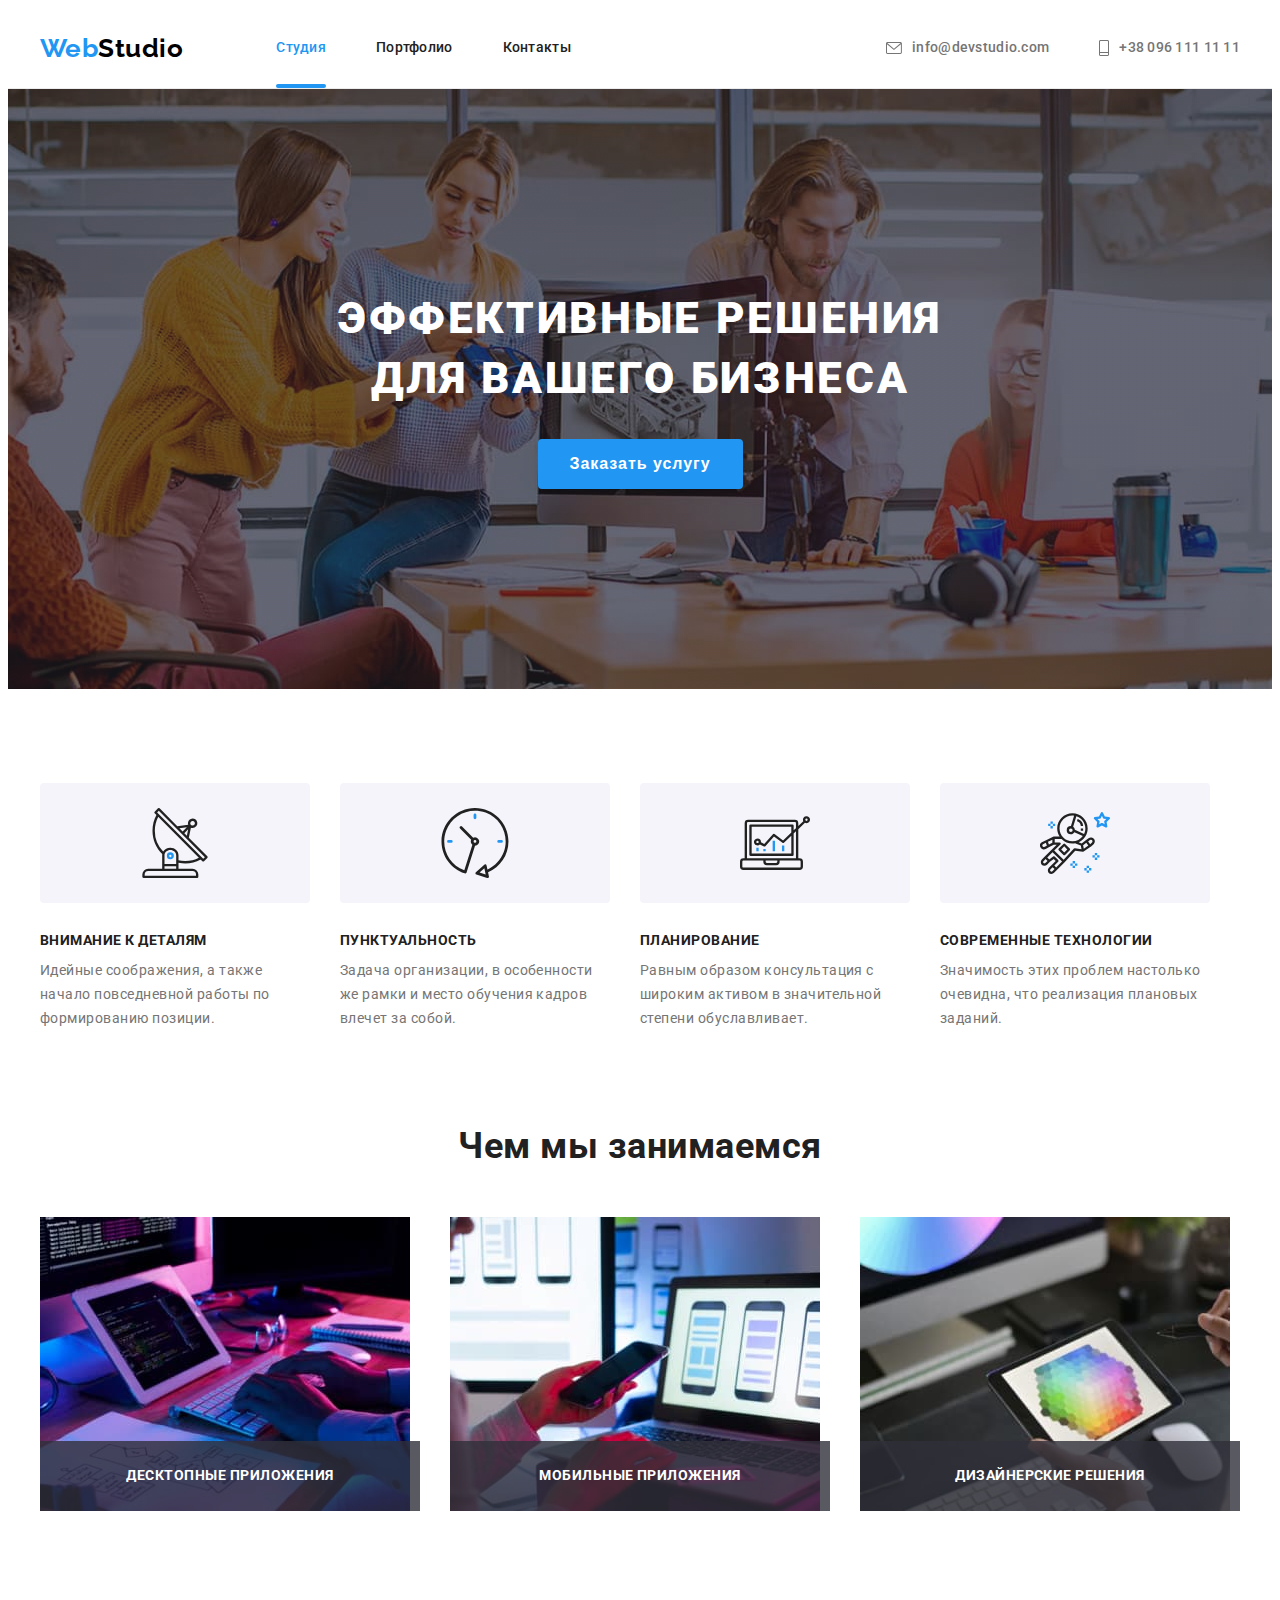
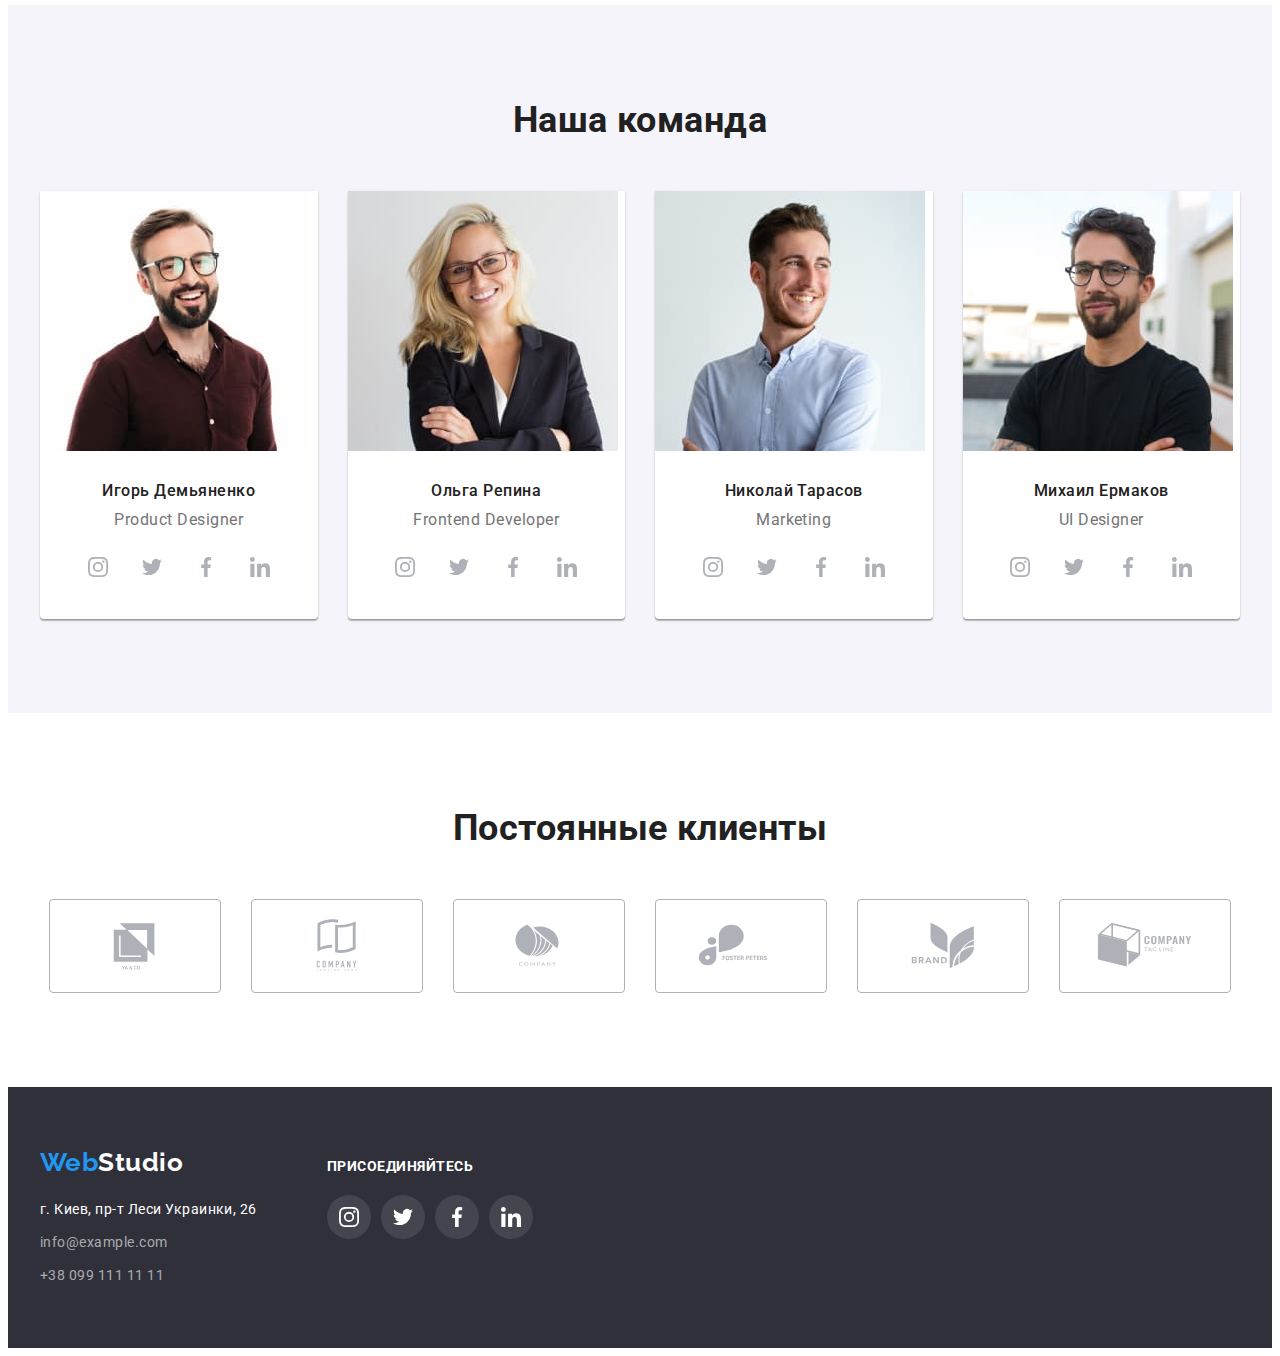
<file: index.html>
<!DOCTYPE html>
<html lang="ru">
  <head>
    <meta charset="UTF-8" />
    <meta http-equiv="X-UA-Compatible" content="IE=edge" />
    <meta name="viewport" content="width=device-width, initial-scale=1.0" />
    <title>Веб-студия</title>
    <link rel="preconnect" href="https://fonts.gstatic.com" />
    <link
      href="https://fonts.googleapis.com/css2?family=Raleway:wght@700&family=Roboto:wght@400;500;700;900&display=swap"
      rel="stylesheet"
    />
    <link
      rel="stylesheet"
      href="https://cdnjs.cloudflare.com/ajax/libs/modern-normalize/1.0.0/modern-normalize.min.css"
      integrity="sha512-ISS7cAi1PEhQ8jnbJpJZMd29NlhNj4AWYyLOSp2CE/CsHxTCu+r+t0D2yoJudVrd0/8fTVPUVDzY5Tvli75u/g=="
      crossorigin="anonymous"
    />
    <link rel="stylesheet" href="./css/styles.css" />
  </head>
  <body>
    <!-- HEADER -->
    <header class="header">
      <div class="container header-container">
        <nav class="navigation">
          <a class="logo-link header-logo link" lang="en" href="./index.html"
            >Web<span class="header-logo-decor">Studio</span></a
          >
          <ul class="menu list">
            <li class="menu-item">
              <a class="menu-link link current-page-item" href="./index.html">Студия</a>
            </li>
            <li class="menu-item">
              <a class="menu-link link" href="./portfolio.html">Портфолио</a>
            </li>
            <li class="menu-item">
              <a class="menu-link link" href="">Контакты</a>
            </li>
          </ul>
        </nav>
        <ul class="contacts-list list">
          <li class="contacts-item">
            <a class="contacts-link link" href="mailto:info@devstudio.com">
              <svg class="contacts-icon" width="16" height="12">
                <use href="./images/icons.svg#icon-envelope"></use>
              </svg>
              info@devstudio.com</a
            >
          </li>
          <li class="contacts-item">
            <a class="contacts-link link" href="tel:+380961111111">
              <svg class="contacts-icon" width="10" height="16">
                <use href="./images/icons.svg#icon-phone"></use>
              </svg>
              +38 096 111 11 11</a
            >
          </li>
        </ul>
      </div>
    </header>
    <main>
      <!-- HERO -->
      <section class="hero">
        <div class="container">
          <h1 class="hero-title">Эффективные решения для вашего бизнеса</h1>
          <button class="modal-btn" type="button" data-modal-open>Заказать услугу</button>
        </div>
      </section>
      <!-- ADVANTAGES -->
      <section class="advantages section">
        <div class="container">
          <h2 class="title visually-hidden">Преимущества студии</h2>
          <ul class="advantages-list list">
            <li class="advantages-list-item">
              <div class="advantages-icon-container">
                <svg width="70" height="70">
                  <use href="./images/icons.svg#icon-antenna"></use>
                </svg>
              </div>
              <h3 class="advantages-list-item-title">Внимание к деталям</h3>
              <p class="advantages-list-item-description">
                Идейные соображения, а также начало повседневной работы по формированию позиции.
              </p>
            </li>
            <li class="advantages-list-item">
              <div class="advantages-icon-container">
                <svg width="70" height="70">
                  <use href="./images/icons.svg#icon-clock"></use>
                </svg>
              </div>
              <h3 class="advantages-list-item-title">Пунктуальность</h3>
              <p class="advantages-list-item-description">
                Задача организации, в особенности же рамки и место обучения кадров влечет за собой.
              </p>
            </li>
            <li class="advantages-list-item">
              <div class="advantages-icon-container">
                <svg width="70" height="70">
                  <use href="./images/icons.svg#icon-diagram"></use>
                </svg>
              </div>
              <h3 class="advantages-list-item-title">Планирование</h3>
              <p class="advantages-list-item-description">
                Равным образом консультация с широким активом в значительной степени обуславливает.
              </p>
            </li>
            <li class="advantages-list-item">
              <div class="advantages-icon-container">
                <svg width="70" height="70">
                  <use href="./images/icons.svg#icon-astronaut"></use>
                </svg>
              </div>
              <h3 class="advantages-list-item-title">Современные технологии</h3>
              <p class="advantages-list-item-description">
                Значимость этих проблем настолько очевидна, что реализация плановых заданий.
              </p>
            </li>
          </ul>
        </div>
      </section>
      <!-- SERVICES -->
      <section class="services">
        <div class="container">
          <h2 class="title">Чем мы занимаемся</h2>
          <ul class="services-img-list list">
            <li class="services-img-list-item">
              <img
                class="services-img-list-img"
                src="./images/services/service-1.jpg"
                alt="Человек набирает программу на компьютере"
                width="370"
                height="294"
              />
              <p class="services-img-list-label">Десктопные приложения</p>
            </li>
            <li class="services-img-list-item">
              <img
                class="services-img-list-img"
                src="./images/services/service-2.jpg"
                alt="Человек смотрит на смартфон и экран ноутбука"
                width="370"
                height="294"
              />
              <p class="services-img-list-label">Мобильные приложения</p>
            </li>
            <li class="services-img-list-item">
              <img
                class="services-img-list-img"
                src="./images/services/service-3.jpg"
                alt="Человек выбирает цвет из палитры на планшете"
                width="370"
                height="294"
              />
              <p class="services-img-list-label">Дизайнерские решения</p>
            </li>
          </ul>
        </div>
      </section>
      <!-- TEAM -->
      <section class="team section">
        <div class="container">
          <h2 class="title">Наша команда</h2>
          <ul class="team-list list">
            <li class="team-list-item">
              <div class="team-list-item-container">
                <div class="team-list-item-thumb">
                  <img
                    class="team-list-item-img"
                    src="./images/team/igor.jpg"
                    alt="Игорь Демьяненко"
                    width="270"
                    height="260"
                  />
                </div>
                <div class="team-list-item-content">
                  <h3 class="team-list-item-title">Игорь Демьяненко</h3>
                  <p class="team-list-item-description" lang="en">Product Designer</p>
                  <ul class="social-list list">
                    <li class="social-list-item">
                      <a class="social-list-link social-links-light-theme link" href="">
                        <svg class="social-list-icon" width="20" height="20">
                          <use href="./images/icons.svg#icon-instagram"></use>
                        </svg>
                      </a>
                    </li>
                    <li class="social-list-item">
                      <a class="social-list-link social-links-light-theme link" href="">
                        <svg class="social-list-icon" width="20" height="20">
                          <use href="./images/icons.svg#icon-twitter"></use>
                        </svg>
                      </a>
                    </li>
                    <li class="social-list-item">
                      <a class="social-list-link social-links-light-theme link" href="">
                        <svg class="social-list-icon" width="20" height="20">
                          <use href="./images/icons.svg#icon-facebook"></use>
                        </svg>
                      </a>
                    </li>
                    <li class="social-list-item">
                      <a class="social-list-link social-links-light-theme link" href="">
                        <svg class="social-list-icon" width="20" height="20">
                          <use href="./images/icons.svg#icon-linkedin"></use>
                        </svg>
                      </a>
                    </li>
                  </ul>
                </div>
              </div>
            </li>
            <li class="team-list-item">
              <div class="team-list-item-container">
                <div class="team-list-item-thumb">
                  <img
                    class="team-list-item-img"
                    src="./images/team/olga.jpg"
                    alt="Ольга Репина"
                    width="270"
                    height="260"
                  />
                </div>
                <div class="team-list-item-content">
                  <h3 class="team-list-item-title">Ольга Репина</h3>
                  <p class="team-list-item-description" lang="en">Frontend Developer</p>
                  <ul class="social-list list">
                    <li class="social-list-item">
                      <a class="social-list-link social-links-light-theme link" href="">
                        <svg class="social-list-icon" width="20" height="20">
                          <use href="./images/icons.svg#icon-instagram"></use>
                        </svg>
                      </a>
                    </li>
                    <li class="social-list-item">
                      <a class="social-list-link social-links-light-theme link" href="">
                        <svg class="social-list-icon" width="20" height="20">
                          <use href="./images/icons.svg#icon-twitter"></use>
                        </svg>
                      </a>
                    </li>
                    <li class="social-list-item">
                      <a class="social-list-link social-links-light-theme link" href="">
                        <svg class="social-list-icon" width="20" height="20">
                          <use href="./images/icons.svg#icon-facebook"></use>
                        </svg>
                      </a>
                    </li>
                    <li class="social-list-item">
                      <a class="social-list-link social-links-light-theme link" href="">
                        <svg class="social-list-icon" width="20" height="20">
                          <use href="./images/icons.svg#icon-linkedin"></use>
                        </svg>
                      </a>
                    </li>
                  </ul>
                </div>
              </div>
            </li>
            <li class="team-list-item">
              <div class="team-list-item-container">
                <div class="team-list-item-thumb">
                  <img
                    class="team-list-item-img"
                    src="./images/team/nikolai.jpg"
                    alt="Николай Тарасов"
                    width="270"
                    height="260"
                  />
                </div>
                <div class="team-list-item-content">
                  <h3 class="team-list-item-title">Николай Тарасов</h3>
                  <p class="team-list-item-description" lang="en">Marketing</p>
                  <ul class="social-list list">
                    <li class="social-list-item">
                      <a class="social-list-link social-links-light-theme link" href="">
                        <svg class="social-list-icon" width="20" height="20">
                          <use href="./images/icons.svg#icon-instagram"></use>
                        </svg>
                      </a>
                    </li>
                    <li class="social-list-item">
                      <a class="social-list-link social-links-light-theme link" href="">
                        <svg class="social-list-icon" width="20" height="20">
                          <use href="./images/icons.svg#icon-twitter"></use>
                        </svg>
                      </a>
                    </li>
                    <li class="social-list-item">
                      <a class="social-list-link social-links-light-theme link" href="">
                        <svg class="social-list-icon" width="20" height="20">
                          <use href="./images/icons.svg#icon-facebook"></use>
                        </svg>
                      </a>
                    </li>
                    <li class="social-list-item">
                      <a class="social-list-link social-links-light-theme link" href="">
                        <svg class="social-list-icon" width="20" height="20">
                          <use href="./images/icons.svg#icon-linkedin"></use>
                        </svg>
                      </a>
                    </li>
                  </ul>
                </div>
              </div>
            </li>
            <li class="team-list-item">
              <div class="team-list-item-container">
                <div class="team-list-item-thumb">
                  <img
                    class="team-list-item-img"
                    src="./images/team/mikhail.jpg"
                    alt="Михаил Ермаков"
                    width="270"
                    height="260"
                  />
                </div>
                <div class="team-list-item-content">
                  <h3 class="team-list-item-title">Михаил Ермаков</h3>
                  <p class="team-list-item-description" lang="en">UI Designer</p>
                  <ul class="social-list list">
                    <li class="social-list-item">
                      <a class="social-list-link social-links-light-theme link" href="">
                        <svg class="social-list-icon" width="20" height="20">
                          <use href="./images/icons.svg#icon-instagram"></use>
                        </svg>
                      </a>
                    </li>
                    <li class="social-list-item">
                      <a class="social-list-link social-links-light-theme link" href="">
                        <svg class="social-list-icon" width="20" height="20">
                          <use href="./images/icons.svg#icon-twitter"></use>
                        </svg>
                      </a>
                    </li>
                    <li class="social-list-item">
                      <a class="social-list-link social-links-light-theme link" href="">
                        <svg class="social-list-icon" width="20" height="20">
                          <use href="./images/icons.svg#icon-facebook"></use>
                        </svg>
                      </a>
                    </li>
                    <li class="social-list-item">
                      <a class="social-list-link social-links-light-theme link" href="">
                        <svg class="social-list-icon" width="20" height="20">
                          <use href="./images/icons.svg#icon-linkedin"></use>
                        </svg>
                      </a>
                    </li>
                  </ul>
                </div>
              </div>
            </li>
          </ul>
        </div>
      </section>
      <!-- CLIENTS -->
      <section class="clients section">
        <div class="container">
          <h2 class="title">Постоянные клиенты</h2>
          <ul class="clients-list list">
            <li class="clients-list-item">
              <a href="" class="clients-list-link link">
                <svg class="clients-list-icon" width="106" height="60">
                  <use href="./images/icons.svg#icon-logo1"></use>
                </svg>
              </a>
            </li>
            <li class="clients-list-item">
              <a href="" class="clients-list-link link">
                <svg class="clients-list-icon" width="106" height="60">
                  <use href="./images/icons.svg#icon-logo2"></use>
                </svg>
              </a>
            </li>
            <li class="clients-list-item">
              <a href="" class="clients-list-link link">
                <svg class="clients-list-icon" width="106" height="60">
                  <use href="./images/icons.svg#icon-logo3"></use>
                </svg>
              </a>
            </li>
            <li class="clients-list-item">
              <a href="" class="clients-list-link link">
                <svg class="clients-list-icon" width="106" height="60">
                  <use href="./images/icons.svg#icon-logo4"></use>
                </svg>
              </a>
            </li>
            <li class="clients-list-item">
              <a href="" class="clients-list-link link">
                <svg class="clients-list-icon" width="106" height="60">
                  <use href="./images/icons.svg#icon-logo5"></use>
                </svg>
              </a>
            </li>
            <li class="clients-list-item">
              <a href="" class="clients-list-link link">
                <svg class="clients-list-icon" width="106" height="60">
                  <use href="./images/icons.svg#icon-logo6"></use>
                </svg>
              </a>
            </li>
          </ul>
        </div>
      </section>
    </main>
    <!-- FOOTER -->
    <footer class="footer">
      <div class="container">
        <div class="footer-container">
          <div class="address-container">
            <a class="logo-link footer-logo link" lang="en" href="./index.html"
              >Web<span class="footer-logo-decor">Studio</span></a
            >
            <address class="address">
              <ul class="address-contacts-list list">
                <li class="address-contacts-list-item">
                  <a
                    class="address-postal-link link"
                    href="https://goo.gl/maps/wizfUWT5925E2VPB9"
                    target="_blank"
                    rel="noopener noreferrer"
                    >г. Киев, пр-т Леси Украинки, 26</a
                  >
                </li>
                <li class="address-contacts-list-item">
                  <a class="address-mail-link link" href="mailto:info@example.com"
                    >info@example.com</a
                  >
                </li>
                <li class="address-contacts-list-item">
                  <a class="address-tel-link link" href="tel:+380991111111">+38 099 111 11 11</a>
                </li>
              </ul>
            </address>
          </div>
          <div class="social-links-container">
            <p class="social-links-caption">Присоединяйтесь</p>
            <ul class="social-list list">
              <li class="social-list-item">
                <a class="social-list-link social-links-dark-theme link" href="">
                  <svg class="social-list-icon" width="20" height="20">
                    <use href="./images/icons.svg#icon-instagram"></use>
                  </svg>
                </a>
              </li>
              <li class="social-list-item">
                <a class="social-list-link social-links-dark-theme link" href="">
                  <svg class="social-list-icon" width="20" height="20">
                    <use href="./images/icons.svg#icon-twitter"></use>
                  </svg>
                </a>
              </li>
              <li class="social-list-item">
                <a class="social-list-link social-links-dark-theme link" href="">
                  <svg class="social-list-icon" width="20" height="20">
                    <use href="./images/icons.svg#icon-facebook"></use>
                  </svg>
                </a>
              </li>
              <li class="social-list-item">
                <a class="social-list-link social-links-dark-theme link" href="">
                  <svg class="social-list-icon" width="20" height="20">
                    <use href="./images/icons.svg#icon-linkedin"></use>
                  </svg>
                </a>
              </li>
            </ul>
          </div>
        </div>
      </div>
    </footer>
    <!-- MODAL WINDOW -->
    <div class="backdrop is-hidden" data-modal>
      <div class="modal">
        <button type="button" class="modal-close-btn" data-modal-close>
          <svg class="modal-close-icon" width="30" height="30">
            <use href="./images/icons.svg#icon-close"></use>
          </svg>
        </button>
      </div>
    </div>
    <script src="./js/modal.js"></script>
  </body>
</html>
</file>
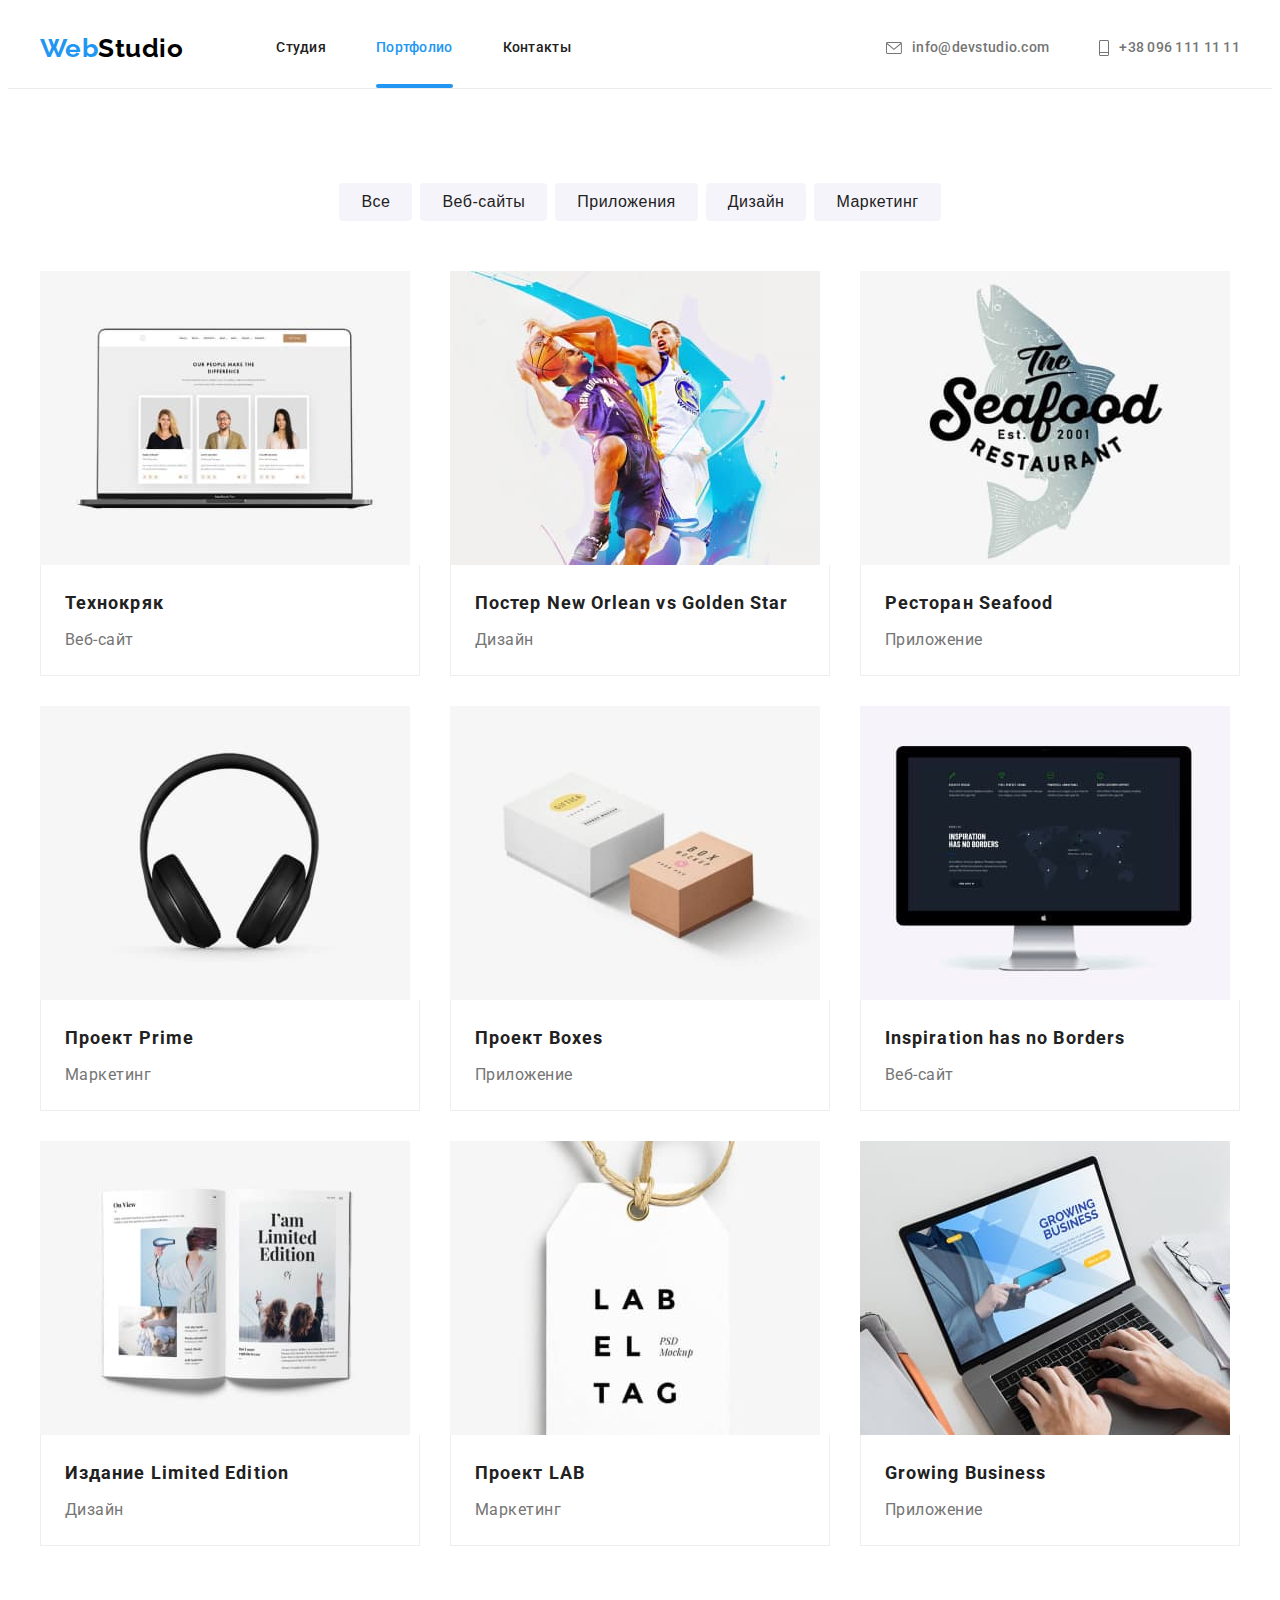
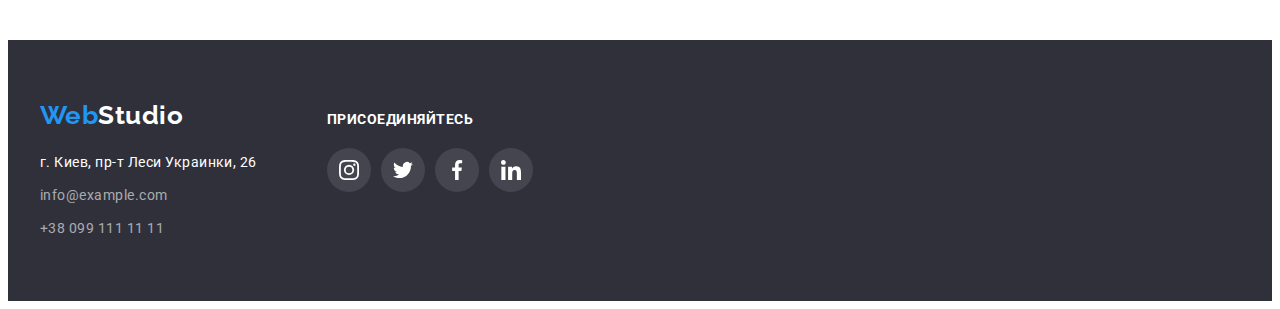
<file: portfolio.html>
<!DOCTYPE html>
<html lang="ru">
  <head>
    <meta charset="UTF-8" />
    <meta http-equiv="X-UA-Compatible" content="IE=edge" />
    <meta name="viewport" content="width=device-width, initial-scale=1.0" />
    <title>Портфолио | Веб-студия</title>
    <link rel="preconnect" href="https://fonts.gstatic.com" />
    <link
      href="https://fonts.googleapis.com/css2?family=Raleway:wght@700&family=Roboto:wght@400;500;700;900&display=swap"
      rel="stylesheet"
    />
    <link
      rel="stylesheet"
      href="https://cdnjs.cloudflare.com/ajax/libs/modern-normalize/1.0.0/modern-normalize.min.css"
      integrity="sha512-ISS7cAi1PEhQ8jnbJpJZMd29NlhNj4AWYyLOSp2CE/CsHxTCu+r+t0D2yoJudVrd0/8fTVPUVDzY5Tvli75u/g=="
      crossorigin="anonymous"
    />
    <link rel="stylesheet" href="./css/styles.css" />
  </head>
  <body>
    <!-- HEADER -->
    <header class="header">
      <div class="container header-container">
        <nav class="navigation">
          <a class="logo-link header-logo link" lang="en" href="./index.html"
            >Web<span class="header-logo-decor">Studio</span></a
          >
          <ul class="menu list">
            <li class="menu-item">
              <a class="menu-link link" href="./index.html">Студия</a>
            </li>
            <li class="menu-item">
              <a class="menu-link link current-page-item" href="./portfolio.html">Портфолио</a>
            </li>
            <li class="menu-item">
              <a class="menu-link link" href="">Контакты</a>
            </li>
          </ul>
        </nav>
        <ul class="contacts-list list">
          <li class="contacts-item">
            <a class="contacts-link link" href="mailto:info@devstudio.com">
              <svg class="contacts-icon" width="16" height="12">
                <use href="./images/icons.svg#icon-envelope"></use>
              </svg>
              info@devstudio.com</a
            >
          </li>
          <li class="contacts-item">
            <a class="contacts-link link" href="tel:+380961111111">
              <svg class="contacts-icon" width="10" height="16">
                <use href="./images/icons.svg#icon-phone"></use>
              </svg>
              +38 096 111 11 11</a
            >
          </li>
        </ul>
      </div>
    </header>
    <main>
      <!-- WORKS -->
      <section class="works section">
        <div class="container">
          <h1 class="title visually-hidden">Наши работы</h1>
          <ul class="works-filter-btn-list list">
            <li class="works-filter-btn-list-item">
              <button class="works-filter-btn" type="button">Все</button>
            </li>
            <li class="works-filter-btn-list-item">
              <button class="works-filter-btn" type="button">Веб-сайты</button>
            </li>
            <li class="works-filter-btn-list-item">
              <button class="works-filter-btn" type="button">Приложения</button>
            </li>
            <li class="works-filter-btn-list-item">
              <button class="works-filter-btn" type="button">Дизайн</button>
            </li>
            <li class="works-filter-btn-list-item">
              <button class="works-filter-btn" type="button">Маркетинг</button>
            </li>
          </ul>
          <ul class="works-list list">
            <li class="works-list-item">
              <a class="works-list-link link" href="">
                <div class="works-list-item-thumb">
                  <img
                    class="works-list-link-img"
                    src="./images/portfolio/project-1.jpg"
                    alt="Веб-сайт на мониторе ноутбука"
                    width="370"
                    height="294"
                  />
                  <p class="works-list-overlay">
                    Технокряк это современная площадка распространения коронавируса. Компании
                    используют эту платформу для цифрового шпионажа и атак на защищённые сервера
                    конкурентов.
                  </p>
                </div>
                <div class="works-list-item-content">
                  <h2 class="works-list-link-title">Технокряк</h2>
                  <p class="works-list-link-description">Веб-сайт</p>
                </div>
              </a>
            </li>
            <li class="works-list-item">
              <a class="works-list-link link" href="">
                <div class="works-list-item-thumb">
                  <img
                    class="works-list-link-img"
                    src="./images/portfolio/project-2.jpg"
                    alt="Два баскетболиста с мячом"
                    width="370"
                    height="294"
                  />
                  <p class="works-list-overlay">
                    Технокряк это современная площадка распространения коронавируса. Компании
                    используют эту платформу для цифрового шпионажа и атак на защищённые сервера
                    конкурентов.
                  </p>
                </div>
                <div class="works-list-item-content">
                  <h2 class="works-list-link-title">
                    Постер <span lang="en">New Orlean vs Golden Star</span>
                  </h2>
                  <p class="works-list-link-description">Дизайн</p>
                </div>
              </a>
            </li>
            <li class="works-list-item">
              <a class="works-list-link link" href="">
                <div class="works-list-item-thumb">
                  <img
                    class="works-list-link-img"
                    src="./images/portfolio/project-3.jpg"
                    alt="Логотип ресторана"
                    width="370"
                    height="294"
                  />
                  <p class="works-list-overlay">
                    Технокряк это современная площадка распространения коронавируса. Компании
                    используют эту платформу для цифрового шпионажа и атак на защищённые сервера
                    конкурентов.
                  </p>
                </div>
                <div class="works-list-item-content">
                  <h2 class="works-list-link-title">Ресторан <span lang="en">Seafood</span></h2>
                  <p class="works-list-link-description">Приложение</p>
                </div>
              </a>
            </li>
            <li class="works-list-item">
              <a class="works-list-link link" href="">
                <div class="works-list-item-thumb">
                  <img
                    class="works-list-link-img"
                    src="./images/portfolio/project-4.jpg"
                    alt="Наушники"
                    width="370"
                    height="294"
                  />
                  <p class="works-list-overlay">
                    Технокряк это современная площадка распространения коронавируса. Компании
                    используют эту платформу для цифрового шпионажа и атак на защищённые сервера
                    конкурентов.
                  </p>
                </div>
                <div class="works-list-item-content">
                  <h2 class="works-list-link-title">Проект <span lang="en">Prime</span></h2>
                  <p class="works-list-link-description">Маркетинг</p>
                </div>
              </a>
            </li>
            <li class="works-list-item">
              <a class="works-list-link link" href="">
                <div class="works-list-item-thumb">
                  <img
                    class="works-list-link-img"
                    src="./images/portfolio/project-5.jpg"
                    alt="Две коробки"
                    width="370"
                    height="294"
                  />
                  <p class="works-list-overlay">
                    Технокряк это современная площадка распространения коронавируса. Компании
                    используют эту платформу для цифрового шпионажа и атак на защищённые сервера
                    конкурентов.
                  </p>
                </div>
                <div class="works-list-item-content">
                  <h2 class="works-list-link-title">Проект <span lang="en">Boxes</span></h2>
                  <p class="works-list-link-description">Приложение</p>
                </div>
              </a>
            </li>
            <li class="works-list-item">
              <a class="works-list-link link" href="">
                <div class="works-list-item-thumb">
                  <img
                    class="works-list-link-img"
                    src="./images/portfolio/project-6.jpg"
                    alt="Приложение на экране монитора"
                    width="370"
                    height="294"
                  />
                  <p class="works-list-overlay">
                    Технокряк это современная площадка распространения коронавируса. Компании
                    используют эту платформу для цифрового шпионажа и атак на защищённые сервера
                    конкурентов.
                  </p>
                </div>
                <div class="works-list-item-content">
                  <h2 class="works-list-link-title" lang="en">Inspiration has no Borders</h2>
                  <p class="works-list-link-description">Веб-сайт</p>
                </div>
              </a>
            </li>
            <li class="works-list-item">
              <a class="works-list-link link" href="">
                <div class="works-list-item-thumb">
                  <img
                    class="works-list-link-img"
                    src="./images/portfolio/project-7.jpg"
                    alt="Журнал"
                    width="370"
                    height="294"
                  />
                  <p class="works-list-overlay">
                    Технокряк это современная площадка распространения коронавируса. Компании
                    используют эту платформу для цифрового шпионажа и атак на защищённые сервера
                    конкурентов.
                  </p>
                </div>
                <div class="works-list-item-content">
                  <h2 class="works-list-link-title">
                    Издание <span lang="en">Limited Edition</span>
                  </h2>
                  <p class="works-list-link-description">Дизайн</p>
                </div>
              </a>
            </li>
            <li class="works-list-item">
              <a class="works-list-link link" href="">
                <div class="works-list-item-thumb">
                  <img
                    class="works-list-link-img"
                    src="./images/portfolio/project-8.jpg"
                    alt="Лейбл"
                    width="370"
                    height="294"
                  />
                  <p class="works-list-overlay">
                    Технокряк это современная площадка распространения коронавируса. Компании
                    используют эту платформу для цифрового шпионажа и атак на защищённые сервера
                    конкурентов.
                  </p>
                </div>
                <div class="works-list-item-content">
                  <h2 class="works-list-link-title">Проект <span lang="en">LAB</span></h2>
                  <p class="works-list-link-description">Маркетинг</p>
                </div>
              </a>
            </li>
            <li class="works-list-item">
              <a class="works-list-link link" href="">
                <div class="works-list-item-thumb">
                  <img
                    class="works-list-link-img"
                    src="./images/portfolio/project-9.jpg"
                    alt="Человек набирает на клавиатуре ноутбука"
                    width="370"
                    height="294"
                  />
                  <p class="works-list-overlay">
                    Технокряк это современная площадка распространения коронавируса. Компании
                    используют эту платформу для цифрового шпионажа и атак на защищённые сервера
                    конкурентов.
                  </p>
                </div>
                <div class="works-list-item-content">
                  <h2 class="works-list-link-title" lang="en">Growing Business</h2>
                  <p class="works-list-link-description">Приложение</p>
                </div>
              </a>
            </li>
          </ul>
        </div>
      </section>
    </main>
    <!-- FOOTER -->
    <footer class="footer">
      <div class="container">
        <div class="footer-container">
          <div class="address-container">
            <a class="logo-link footer-logo link" lang="en" href="./index.html"
              >Web<span class="footer-logo-decor">Studio</span></a
            >
            <address class="address">
              <ul class="address-contacts-list list">
                <li class="address-contacts-list-item">
                  <a
                    class="address-postal-link link"
                    href="https://goo.gl/maps/wizfUWT5925E2VPB9"
                    target="_blank"
                    rel="noopener noreferrer"
                    >г. Киев, пр-т Леси Украинки, 26</a
                  >
                </li>
                <li class="address-contacts-list-item">
                  <a class="address-mail-link link" href="mailto:info@example.com"
                    >info@example.com</a
                  >
                </li>
                <li class="address-contacts-list-item">
                  <a class="address-tel-link link" href="tel:+380991111111">+38 099 111 11 11</a>
                </li>
              </ul>
            </address>
          </div>
          <div class="social-links-container">
            <p class="social-links-caption">Присоединяйтесь</p>
            <ul class="social-list list">
              <li class="social-list-item">
                <a class="social-list-link social-links-dark-theme link" href="">
                  <svg class="social-list-icon" width="20" height="20">
                    <use href="./images/icons.svg#icon-instagram"></use>
                  </svg>
                </a>
              </li>
              <li class="social-list-item">
                <a class="social-list-link social-links-dark-theme link" href="">
                  <svg class="social-list-icon" width="20" height="20">
                    <use href="./images/icons.svg#icon-twitter"></use>
                  </svg>
                </a>
              </li>
              <li class="social-list-item">
                <a class="social-list-link social-links-dark-theme link" href="">
                  <svg class="social-list-icon" width="20" height="20">
                    <use href="./images/icons.svg#icon-facebook"></use>
                  </svg>
                </a>
              </li>
              <li class="social-list-item">
                <a class="social-list-link social-links-dark-theme link" href="">
                  <svg class="social-list-icon" width="20" height="20">
                    <use href="./images/icons.svg#icon-linkedin"></use>
                  </svg>
                </a>
              </li>
            </ul>
          </div>
        </div>
      </div>
    </footer>
  </body>
</html>
</file>
<file: css/styles.css>
:root {
  --main-font: 'Roboto', sans-serif;
  --secondary-font: 'Raleway', sans-serif;
  --accent-color: #2196f3;
  --primary-text-color: #212121;
  --secondary-text-color: #757575;
  --primary-white-color: #fff;
  --primary-black-color: #000;
  --card-set-gap: 30px;
  --transition-duration: 250ms;
  --transition-timing-function: cubic-bezier(0.4, 0, 0.2, 1);
}

h1,
h2,
h3,
h4,
h5,
h6,
p {
  margin-top: 0;
  margin-bottom: 0;
}

ul,
ol {
  margin-top: 0;
  margin-bottom: 0;
  padding-left: 0;
}

img {
  display: block;
  max-width: 100%;
  height: auto;
}

.list {
  list-style: none;
}

.link {
  text-decoration: none;
}

body {
  min-width: 1200px;
  font-family: var(--main-font);
  letter-spacing: 0.03em;
  color: var(--primary-text-color);
  background-color: var(--primary-white-color);
}

.container {
  width: 1200px;
  margin: 0 auto;
  padding-left: 15px;
  padding-right: 15px;
}

.section {
  padding-top: 94px;
  padding-bottom: 94px;
}

/* ============= COMPONENTS ============= */
.logo-link {
  display: block;

  font-family: var(--secondary-font);
  font-weight: 700;
  font-size: 26px;
  line-height: 1.19;
  color: var(--accent-color);
}

.menu .current-page-item {
  color: var(--accent-color);
}

.current-page-item::after {
  content: '';
  position: absolute;
  width: 100%;
  height: 4px;
  left: 0;
  bottom: 0;

  border-radius: 2px;
  background-color: var(--accent-color);
}

.modal-btn {
  display: block;
  margin: 0 auto;
  padding: 10px 32px;

  font-weight: 700;
  font-size: 16px;
  line-height: 1.88;
  letter-spacing: 0.06em;
  color: var(--primary-white-color);
  background-color: var(--accent-color);
  border: 0 solid var(--accent-color);
  border-radius: 4px;
  box-shadow: 0px 4px 4px rgba(0, 0, 0, 0.15);
  cursor: pointer;
}

.title {
  margin-bottom: 50px;

  font-size: 36px;
  line-height: 1.17;
  text-align: center;
}

.visually-hidden {
  position: absolute;
  width: 1px;
  height: 1px;
  margin: -1px;
  border: 0;
  padding: 0;

  white-space: nowrap;
  clip-path: inset(100%);
  clip: rect(0 0 0 0);
  overflow: hidden;
}

.social-list {
  display: flex;
  justify-content: center;
}

.social-list-item:not(:last-child) {
  margin-right: 10px;
}

.social-list-link {
  display: flex;
  justify-content: center;
  align-items: center;
  width: 44px;
  height: 44px;
  border-radius: 50%;

  transition: color var(--transition-duration) var(--transition-timing-function),
    background-color var(--transition-duration) var(--transition-timing-function);
}

.social-links-light-theme {
  color: #afb1b8;
}

.social-links-dark-theme {
  background-color: rgba(255, 255, 255, 0.1);
  color: var(--primary-white-color);
}

.social-list-link:hover,
.social-list-link:focus {
  color: var(--primary-white-color);
  background-color: var(--accent-color);
}

.social-list-icon {
  fill: currentColor;
}
/* ============= END OF COMPONENTS ============= */

/* ============= HEADER ============= */
.header {
  border-bottom-width: 1px;
  border-bottom-style: solid;
  border-bottom-color: #ececec;
}

.header-container {
  display: flex;
  align-items: center;
}

.navigation {
  display: flex;
  align-items: center;
}

.header-logo {
  margin-right: 93px;
}

.header-logo-decor {
  color: var(--primary-black-color);
}

.menu {
  display: flex;
}

.menu-item {
  position: relative;
}

.menu-item:not(:last-child) {
  margin-right: 50px;
}

.menu-link {
  display: block;
  padding: 32px 0;

  font-weight: 500;
  font-size: 14px;
  line-height: 1.14;
  letter-spacing: 0.02em;
  color: inherit;

  transition: color var(--transition-duration) var(--transition-timing-function);
}

.menu-link:hover,
.menu-link:focus {
  color: var(--accent-color);
}

.contacts-list {
  display: flex;
  margin-left: auto;
}

.contacts-item:not(:last-child) {
  margin-right: 50px;
}

.contacts-link {
  display: flex;
  align-items: center;
  padding: 32px 0;

  font-weight: 500;
  font-size: 14px;
  line-height: 1.14;
  letter-spacing: 0.02em;
  color: var(--secondary-text-color);

  transition: color var(--transition-duration) var(--transition-timing-function);
}

.contacts-link:hover,
.contacts-link:focus {
  color: var(--accent-color);
}

.contacts-icon {
  margin-right: 10px;
  fill: currentColor;
}
/* ============= END OF HEADER ============= */

/* ============= HERO ============= */
.hero {
  max-width: 1600px;
  margin: 0 auto;
  padding: 200px 0;

  background-color: #c4c4c4;
  background-image: linear-gradient(rgba(47, 48, 58, 0.4), rgba(47, 48, 58, 0.4)),
    url('../images/hero/background-image.jpg');
  background-position: 50% 50%;
  background-size: cover;
  background-repeat: no-repeat;
}

.hero-title {
  max-width: 696px;
  margin: 0 auto 30px;

  font-weight: 900;
  font-size: 44px;
  line-height: 1.36;
  text-align: center;
  letter-spacing: 0.06em;
  text-transform: uppercase;
  color: var(--primary-white-color);
}
/* ============= END OF HERO ============= */

/* ============= ADVANTAGES ============= */
.advantages-list {
  display: flex;
}

.advantages-list-item {
  width: 270px;
}

.advantages-list-item:not(:last-child) {
  margin-right: 30px;
}

.advantages-icon-container {
  display: flex;
  height: 120px;
  justify-content: center;
  align-items: center;
  margin-bottom: 30px;

  background-color: #f5f4fa;
  border-radius: 4px;
}

.advantages-list-item-title {
  margin-bottom: 10px;

  font-size: 14px;
  line-height: 1.14;
  text-transform: uppercase;
}
.advantages-list-item-description {
  font-size: 14px;
  line-height: 1.71;
  color: var(--secondary-text-color);
}
/* ============= END OF ADVANTAGES ============= */

/* ============= SERVICES ============= */
.services {
  padding-top: 0;
  padding-bottom: 94px;
}

.services-img-list {
  display: flex;
  flex-wrap: wrap;
  margin-left: calc(-1 * var(--card-set-gap));
  margin-top: calc(-1 * var(--card-set-gap));
}

.services-img-list-item {
  position: relative;
  flex-basis: calc(100% / 3 - var(--card-set-gap));
  margin-left: var(--card-set-gap);
  margin-top: var(--card-set-gap);
}

.services-img-list-label {
  position: absolute;
  left: 0;
  bottom: 0;
  width: 100%;
  padding: 27px 0;

  font-weight: 700;
  font-size: 14px;
  line-height: 1.14;
  text-align: center;
  text-transform: uppercase;

  color: var(--primary-white-color);
  background-color: rgba(47, 48, 58, 0.8);
}
/* ============= END OF SERVICES ============= */

/* ============= TEAM ============= */
.team {
  background-color: #f5f4fa;
}

.team-list {
  display: flex;
  flex-wrap: wrap;
  margin-left: calc(-1 * var(--card-set-gap));
  margin-top: calc(-1 * var(--card-set-gap));
}

.team-list-item {
  flex-basis: calc(100% / 4 - var(--card-set-gap));
  margin-left: var(--card-set-gap);
  margin-top: var(--card-set-gap);
}

.team-list-item-container {
  background-color: var(--primary-white-color);
  box-shadow: 0px 1px 3px rgba(0, 0, 0, 0.12), 0px 1px 1px rgba(0, 0, 0, 0.14),
    0px 2px 1px rgba(0, 0, 0, 0.2);
  border-radius: 0px 0px 4px 4px;
  overflow: hidden;
}

.team-list-item-content {
  padding: 30px 0;
}

.team-list-item-title {
  margin-bottom: 10px;

  font-weight: 500;
  font-size: 16px;
  line-height: 1.19;
  text-align: center;
}

.team-list-item-description {
  margin-bottom: 16px;

  font-size: 16px;
  line-height: 1.19;
  text-align: center;
  color: var(--secondary-text-color);
}
/* ============= END OF TEAM ============= */

/* ============= CLIENTS ============= */
.clients-list {
  display: flex;
  justify-content: center;
}

.clients-list-item:not(:last-child) {
  margin-right: 30px;
}

.clients-list-link {
  display: flex;
  justify-content: center;
  align-items: center;
  width: 170px;
  height: 92px;

  color: #afb1b8;
  border: 1px solid #afb1b8;
  border-radius: 4px;

  transition: color var(--transition-duration) var(--transition-timing-function),
    border var(--transition-duration) var(--transition-timing-function);
}

.clients-list-link:hover,
.clients-list-link:focus {
  color: var(--accent-color);
  border: 1px solid var(--accent-color);
}

.clients-list-icon {
  fill: currentColor;
}
/* ============= END OF CLIENTS ============= */

/* ============= WORKS ============= */
.works-filter-btn-list {
  display: flex;
  justify-content: center;
  margin: 0 auto;
  margin-bottom: 50px;
}

.works-filter-btn-list-item:not(:last-child) {
  margin-right: 8px;
}

.works-filter-btn {
  display: block;
  padding: 6px 22px;

  letter-spacing: inherit;
  font-weight: 500;
  font-size: 16px;
  line-height: 1.63;
  color: inherit;
  background-color: #f5f4fa;
  border: 0 solid transparent;
  border-radius: 4px;
  cursor: pointer;

  transition: color var(--transition-duration) var(--transition-timing-function),
    background-color var(--transition-duration) var(--transition-timing-function),
    box-shadow var(--transition-duration) var(--transition-timing-function);
}

.works-filter-btn:hover,
.works-filter-btn:focus {
  color: var(--primary-white-color);
  background-color: var(--accent-color);
  box-shadow: 0px 3px 1px rgba(0, 0, 0, 0.1), 0px 1px 2px rgba(0, 0, 0, 0.08),
    0px 2px 2px rgba(0, 0, 0, 0.12);
}

.works-list {
  display: flex;
  flex-wrap: wrap;
  margin-left: calc(-1 * var(--card-set-gap));
  margin-top: calc(-1 * var(--card-set-gap));
}

.works-list-item {
  flex-basis: calc(100% / 3 - var(--card-set-gap));
  margin-left: var(--card-set-gap);
  margin-top: var(--card-set-gap);
}

.works-list-link {
  display: block;
  transition: box-shadow var(--transition-duration) var(--transition-timing-function);
}

.works-list-link:hover,
.works-list-link:focus {
  box-shadow: 0px 1px 1px rgba(0, 0, 0, 0.12), 0px 4px 4px rgba(0, 0, 0, 0.06),
    1px 4px 6px rgba(0, 0, 0, 0.16);
}

.works-list-item-thumb {
  position: relative;
  overflow: hidden;
}

.works-list-overlay {
  position: absolute;
  top: 0;
  left: 0;
  width: 100%;
  height: 100%;
  padding: 63px 24px;
  overflow: auto;

  font-size: 18px;
  line-height: 1.56;
  color: var(--primary-white-color);
  background-color: rgba(33, 150, 243, 0.9);

  transform: translateY(100%);
  transition: transform var(--transition-duration) var(--transition-timing-function);
}

.works-list-link:hover .works-list-overlay,
.works-list-link:focus .works-list-overlay {
  transform: translateY(0%);
}

.works-list-item-content {
  padding: 20px 24px;

  border: 1px solid #eee;
  border-top: none;
}

.works-list-link-title {
  margin-bottom: 4px;

  font-size: 18px;
  line-height: 2;
  letter-spacing: 0.06em;
  color: var(--primary-text-color);
}

.works-list-link-description {
  font-size: 16px;
  line-height: 1.88;
  color: var(--secondary-text-color);
}
/* ============= END OF WORKS ============= */

/* ============= FOOTER ============= */
.footer {
  padding: 60px 0;

  background-color: #2f303a;
}

.footer-container {
  display: flex;
  align-items: baseline;
}

.address-container {
  margin-right: 70px;
}

.footer-logo {
  margin-bottom: 20px;
}

.footer-logo-decor {
  color: var(--primary-white-color);
}

.address-contacts-list-item {
  font-style: normal;
  font-weight: 400;
  font-size: 14px;
  line-height: 1.71;
}

.address-contacts-list-item:not(:last-child) {
  margin-bottom: 9px;
}

.address-postal-link {
  color: var(--primary-white-color);
}

.address-mail-link,
.address-tel-link {
  color: rgba(255, 255, 255, 0.6);
}

.social-links-caption {
  margin-bottom: 20px;

  font-weight: 700;
  font-size: 14px;
  line-height: 1.14;
  text-transform: uppercase;
  color: var(--primary-white-color);
}
/* ============= END OF FOOTER ============= */

/* ============= MODAL WINDOW ============= */
.backdrop {
  position: fixed;
  top: 0;
  left: 0;
  width: 100vw;
  height: 100vh;
  background-color: rgba(0, 0, 0, 0.2);
  z-index: 500;
  transition: opacity var(--transition-duration) var(--transition-timing-function),
    visibility var(--transition-duration) var(--transition-timing-function);
}

.is-hidden {
  opacity: 0;
  visibility: hidden;
  pointer-events: none;
}

.backdrop.is-hidden .modal {
  transform: translate(-50%, -50%) scale(1.1);
}

.modal {
  position: absolute;
  top: 50%;
  left: 50%;
  width: 528px;
  height: 580px;
  background-color: var(--primary-white-color);
  box-shadow: 0px 1px 3px rgba(0, 0, 0, 0.12), 0px 1px 1px rgba(0, 0, 0, 0.14),
    0px 2px 1px rgba(0, 0, 0, 0.2);
  border-radius: 4px;

  transform: translate(-50%, -50%) scale(1);
  transition: transform var(--transition-duration) var(--transition-timing-function);
}

.modal-close-btn {
  position: absolute;
  top: 8px;
  right: 8px;
  padding: 0;

  border: 0px solid transparent;
  background-color: var(--primary-white-color);
  cursor: pointer;
}
/* ============= END OF MODAL WINDOW ============= */
</file>
